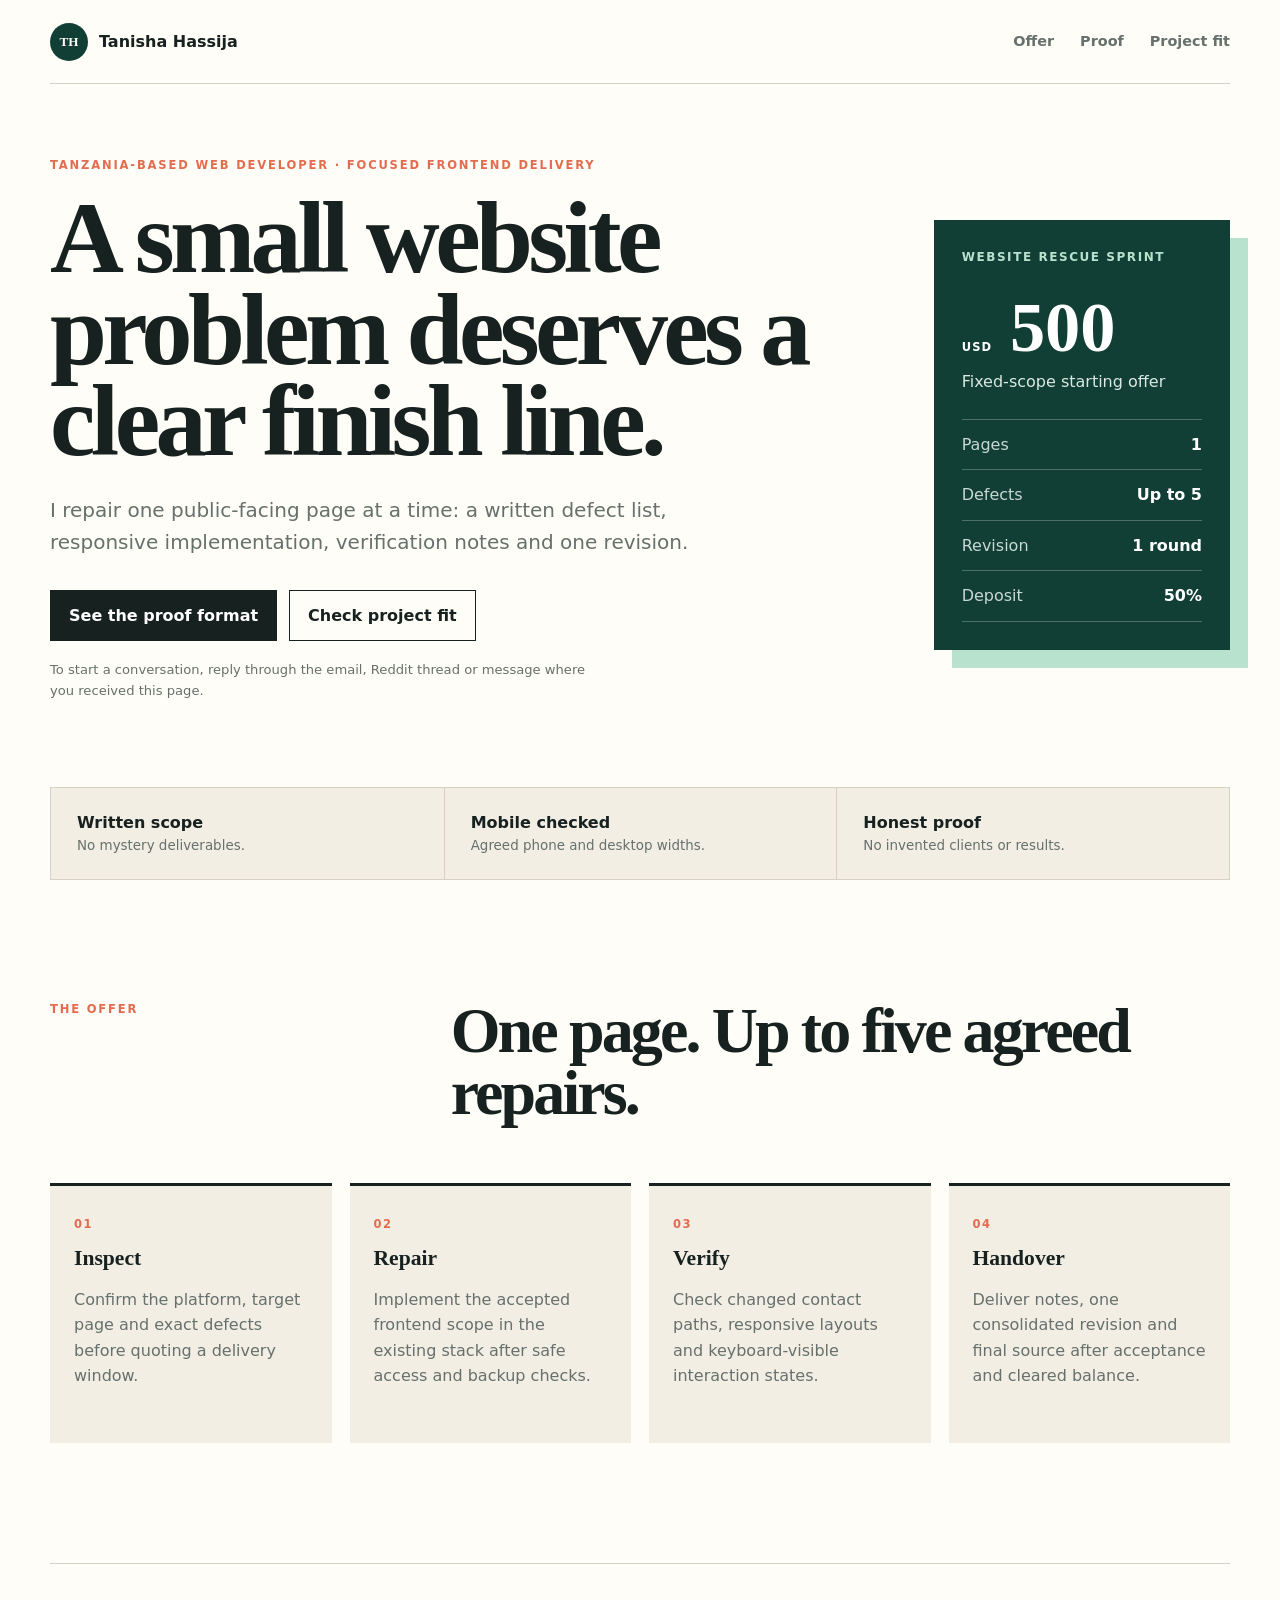
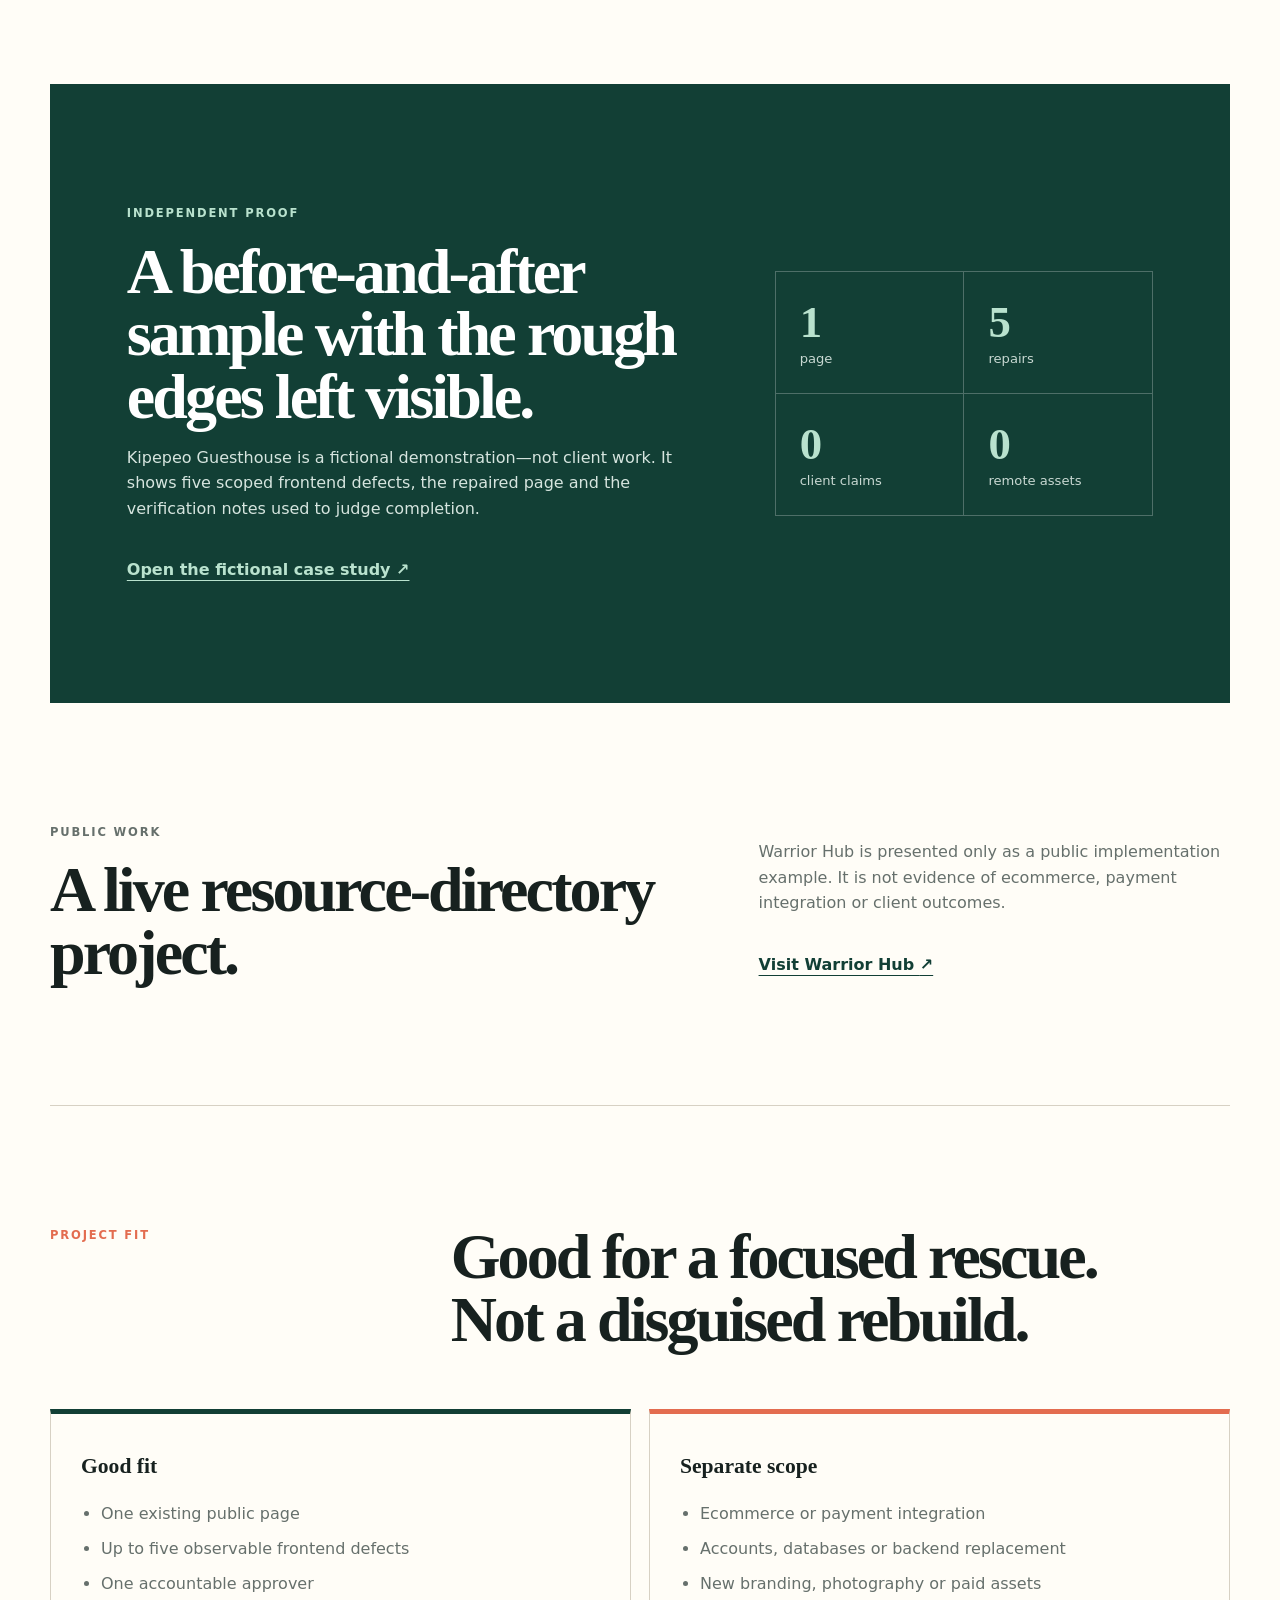
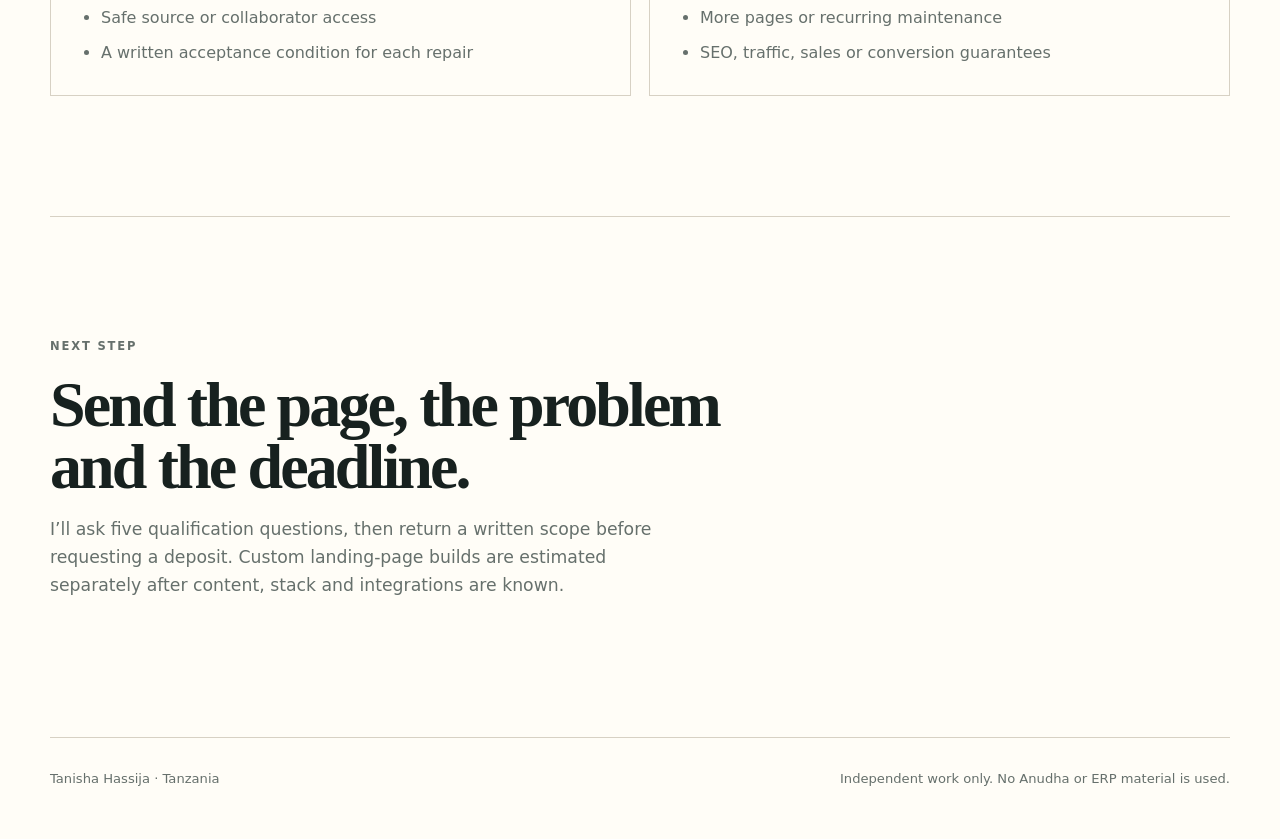
<file: index.html>
<!doctype html>
<html lang="en">
<head>
  <meta charset="utf-8">
  <meta name="viewport" content="width=device-width, initial-scale=1">
  <meta name="description" content="Tanisha Hassija repairs focused website problems through a fixed-scope, one-page Website Rescue Sprint.">
  <meta name="robots" content="index,follow">
  <meta property="og:type" content="website">
  <meta property="og:title" content="Tanisha Hassija — Website Rescue Sprint">
  <meta property="og:description" content="Focused one-page website repairs with a written defect list, responsive implementation, verification notes and one revision.">
  <meta property="og:url" content="https://hassijatanisha-rgb.github.io/website-rescue-sprint/">
  <link rel="canonical" href="https://hassijatanisha-rgb.github.io/website-rescue-sprint/">
  <title>Tanisha Hassija — Website Rescue Sprint</title>
  <link rel="stylesheet" href="styles.css">
</head>
<body>
  <a class="skip" href="#main">Skip to main content</a>

  <header class="site-header">
    <a class="wordmark" href="#top" aria-label="Tanisha Hassija, home">
      <span>TH</span>
      Tanisha Hassija
    </a>
    <nav aria-label="Primary navigation">
      <a href="#offer">Offer</a>
      <a href="#proof">Proof</a>
      <a href="#fit">Project fit</a>
    </nav>
  </header>

  <main id="main">
    <section class="hero" id="top">
      <div class="hero-copy">
        <p class="eyebrow">Tanzania-based web developer · focused frontend delivery</p>
        <h1>A small website problem deserves a clear finish line.</h1>
        <p class="lede">I repair one public-facing page at a time: a written defect list, responsive implementation, verification notes and one revision.</p>
        <div class="actions">
          <a class="button primary" href="#proof">See the proof format</a>
          <a class="button secondary" href="#fit">Check project fit</a>
        </div>
        <p class="contact-note">To start a conversation, reply through the email, Reddit thread or message where you received this page.</p>
      </div>
      <aside class="scope-card" aria-label="Website Rescue Sprint summary">
        <p class="card-kicker">Website Rescue Sprint</p>
        <p class="price"><span>USD</span> 500</p>
        <p class="price-note">Fixed-scope starting offer</p>
        <dl>
          <div><dt>Pages</dt><dd>1</dd></div>
          <div><dt>Defects</dt><dd>Up to 5</dd></div>
          <div><dt>Revision</dt><dd>1 round</dd></div>
          <div><dt>Deposit</dt><dd>50%</dd></div>
        </dl>
      </aside>
    </section>

    <section class="band" aria-label="Delivery principles">
      <p><strong>Written scope</strong><span>No mystery deliverables.</span></p>
      <p><strong>Mobile checked</strong><span>Agreed phone and desktop widths.</span></p>
      <p><strong>Honest proof</strong><span>No invented clients or results.</span></p>
    </section>

    <section class="section offer" id="offer">
      <div class="section-heading">
        <p class="eyebrow">The offer</p>
        <h2>One page. Up to five agreed repairs.</h2>
      </div>
      <div class="offer-grid">
        <article>
          <span class="number">01</span>
          <h3>Inspect</h3>
          <p>Confirm the platform, target page and exact defects before quoting a delivery window.</p>
        </article>
        <article>
          <span class="number">02</span>
          <h3>Repair</h3>
          <p>Implement the accepted frontend scope in the existing stack after safe access and backup checks.</p>
        </article>
        <article>
          <span class="number">03</span>
          <h3>Verify</h3>
          <p>Check changed contact paths, responsive layouts and keyboard-visible interaction states.</p>
        </article>
        <article>
          <span class="number">04</span>
          <h3>Handover</h3>
          <p>Deliver notes, one consolidated revision and final source after acceptance and cleared balance.</p>
        </article>
      </div>
    </section>

    <section class="section proof" id="proof">
      <div class="proof-copy">
        <p class="eyebrow light">Independent proof</p>
        <h2>A before-and-after sample with the rough edges left visible.</h2>
        <p>Kipepeo Guesthouse is a fictional demonstration—not client work. It shows five scoped frontend defects, the repaired page and the verification notes used to judge completion.</p>
        <a class="text-link" href="proof/index.html">Open the fictional case study <span aria-hidden="true">↗</span></a>
      </div>
      <div class="proof-metrics" aria-label="Proof metrics">
        <div><strong>1</strong><span>page</span></div>
        <div><strong>5</strong><span>repairs</span></div>
        <div><strong>0</strong><span>client claims</span></div>
        <div><strong>0</strong><span>remote assets</span></div>
      </div>
    </section>

    <section class="section work" aria-labelledby="public-work-heading">
      <div>
        <p class="eyebrow">Public work</p>
        <h2 id="public-work-heading">A live resource-directory project.</h2>
      </div>
      <div>
        <p>Warrior Hub is presented only as a public implementation example. It is not evidence of ecommerce, payment integration or client outcomes.</p>
        <a class="text-link dark" href="https://hassijatanisha-rgb.github.io/Warrior-hub/">Visit Warrior Hub <span aria-hidden="true">↗</span></a>
      </div>
    </section>

    <section class="section fit" id="fit">
      <div class="section-heading">
        <p class="eyebrow">Project fit</p>
        <h2>Good for a focused rescue. Not a disguised rebuild.</h2>
      </div>
      <div class="fit-grid">
        <article class="yes">
          <h3>Good fit</h3>
          <ul>
            <li>One existing public page</li>
            <li>Up to five observable frontend defects</li>
            <li>One accountable approver</li>
            <li>Safe source or collaborator access</li>
            <li>A written acceptance condition for each repair</li>
          </ul>
        </article>
        <article class="no">
          <h3>Separate scope</h3>
          <ul>
            <li>Ecommerce or payment integration</li>
            <li>Accounts, databases or backend replacement</li>
            <li>New branding, photography or paid assets</li>
            <li>More pages or recurring maintenance</li>
            <li>SEO, traffic, sales or conversion guarantees</li>
          </ul>
        </article>
      </div>
    </section>

    <section class="closing">
      <p class="eyebrow">Next step</p>
      <h2>Send the page, the problem and the deadline.</h2>
      <p>I’ll ask five qualification questions, then return a written scope before requesting a deposit. Custom landing-page builds are estimated separately after content, stack and integrations are known.</p>
    </section>
  </main>

  <footer>
    <p>Tanisha Hassija · Tanzania</p>
    <p>Independent work only. No Anudha or ERP material is used.</p>
  </footer>
</body>
</html>
</file>
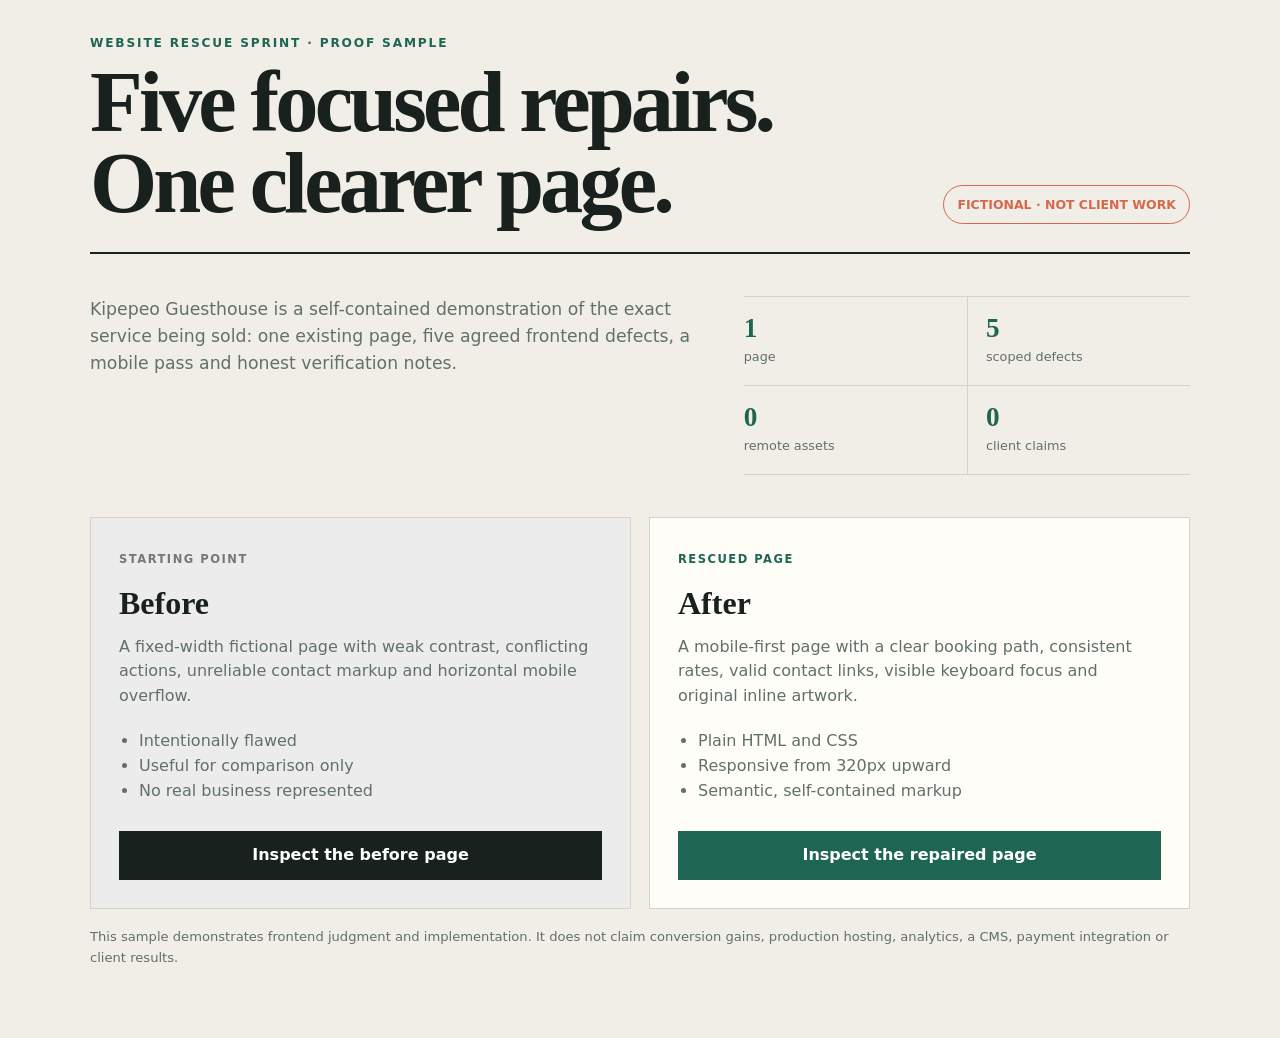
<file: proof/index.html>
<!doctype html>
<html lang="en">
<head>
  <meta charset="utf-8">
  <meta name="viewport" content="width=device-width, initial-scale=1">
  <title>Website Rescue Sprint — Fictional Proof</title>
  <style>
    :root { --ink:#19211f; --muted:#61706b; --paper:#f1eee7; --white:#fffdf8; --green:#1e6554; --coral:#d5694d; --line:#d7d2c7; }
    * { box-sizing:border-box; }
    body { margin:0; color:var(--ink); background:var(--paper); font:16px/1.55 ui-sans-serif,system-ui,-apple-system,"Segoe UI",sans-serif; }
    a:focus-visible { outline:3px solid #efb44a; outline-offset:4px; }
    main { width:min(1100px,calc(100% - 32px)); margin:34px auto 70px; }
    header { display:grid; grid-template-columns:1fr auto; gap:28px; align-items:end; padding-bottom:28px; border-bottom:2px solid var(--ink); }
    .eyebrow { color:var(--green); font-size:.76rem; font-weight:850; letter-spacing:.15em; text-transform:uppercase; }
    h1 { max-width:760px; margin:9px 0 0; font:700 clamp(2.6rem,7vw,5.4rem)/.94 Georgia,serif; letter-spacing:-.045em; }
    .tag { padding:9px 13px; color:var(--coral); border:1px solid var(--coral); border-radius:999px; font-size:.78rem; font-weight:800; white-space:nowrap; }
    .intro { display:grid; grid-template-columns:1.15fr .85fr; gap:50px; padding:42px 0; }
    .intro p { margin:0; color:var(--muted); font-size:1.08rem; }
    .score { display:grid; grid-template-columns:repeat(2,1fr); border-top:1px solid var(--line); }
    .score div { padding:16px 0; border-bottom:1px solid var(--line); }
    .score div:nth-child(even) { padding-left:18px; border-left:1px solid var(--line); }
    .score strong { display:block; color:var(--green); font:700 1.7rem Georgia,serif; }
    .score span { color:var(--muted); font-size:.8rem; }
    .versions { display:grid; grid-template-columns:repeat(2,1fr); gap:18px; }
    .version { min-height:330px; display:flex; flex-direction:column; justify-content:space-between; padding:28px; border:1px solid var(--line); background:var(--white); }
    .version.before { background:#ececec; }
    .label { font-size:.72rem; font-weight:850; letter-spacing:.13em; text-transform:uppercase; }
    .before .label { color:#777; }
    .after .label { color:var(--green); }
    h2 { margin:16px 0 10px; font:700 2rem/1 Georgia,serif; }
    .version p { color:var(--muted); }
    .version ul { margin:20px 0 28px; padding-left:20px; color:var(--muted); }
    .button { display:inline-flex; align-items:center; justify-content:center; min-height:48px; padding:12px 18px; color:white; background:var(--ink); font-weight:800; text-decoration:none; }
    .after .button { background:var(--green); }
    .note { margin-top:18px; color:var(--muted); font-size:.82rem; }
    @media(max-width:720px){ header,.intro,.versions{grid-template-columns:1fr}.tag{justify-self:start}.intro{gap:24px}.version{min-height:auto} }
  </style>
</head>
<body>
  <main>
    <header><div><div class="eyebrow">Website Rescue Sprint · proof sample</div><h1>Five focused repairs. One clearer page.</h1></div><div class="tag">FICTIONAL · NOT CLIENT WORK</div></header>
    <section class="intro"><p>Kipepeo Guesthouse is a self-contained demonstration of the exact service being sold: one existing page, five agreed frontend defects, a mobile pass and honest verification notes.</p><div class="score"><div><strong>1</strong><span>page</span></div><div><strong>5</strong><span>scoped defects</span></div><div><strong>0</strong><span>remote assets</span></div><div><strong>0</strong><span>client claims</span></div></div></section>
    <section class="versions" aria-label="Before and after versions">
      <article class="version before"><div><span class="label">Starting point</span><h2>Before</h2><p>A fixed-width fictional page with weak contrast, conflicting actions, unreliable contact markup and horizontal mobile overflow.</p><ul><li>Intentionally flawed</li><li>Useful for comparison only</li><li>No real business represented</li></ul></div><a class="button" href="before.html">Inspect the before page</a></article>
      <article class="version after"><div><span class="label">Rescued page</span><h2>After</h2><p>A mobile-first page with a clear booking path, consistent rates, valid contact links, visible keyboard focus and original inline artwork.</p><ul><li>Plain HTML and CSS</li><li>Responsive from 320px upward</li><li>Semantic, self-contained markup</li></ul></div><a class="button" href="after.html">Inspect the repaired page</a></article>
    </section>
    <p class="note">This sample demonstrates frontend judgment and implementation. It does not claim conversion gains, production hosting, analytics, a CMS, payment integration or client results.</p>
  </main>
</body>
</html>
</file>
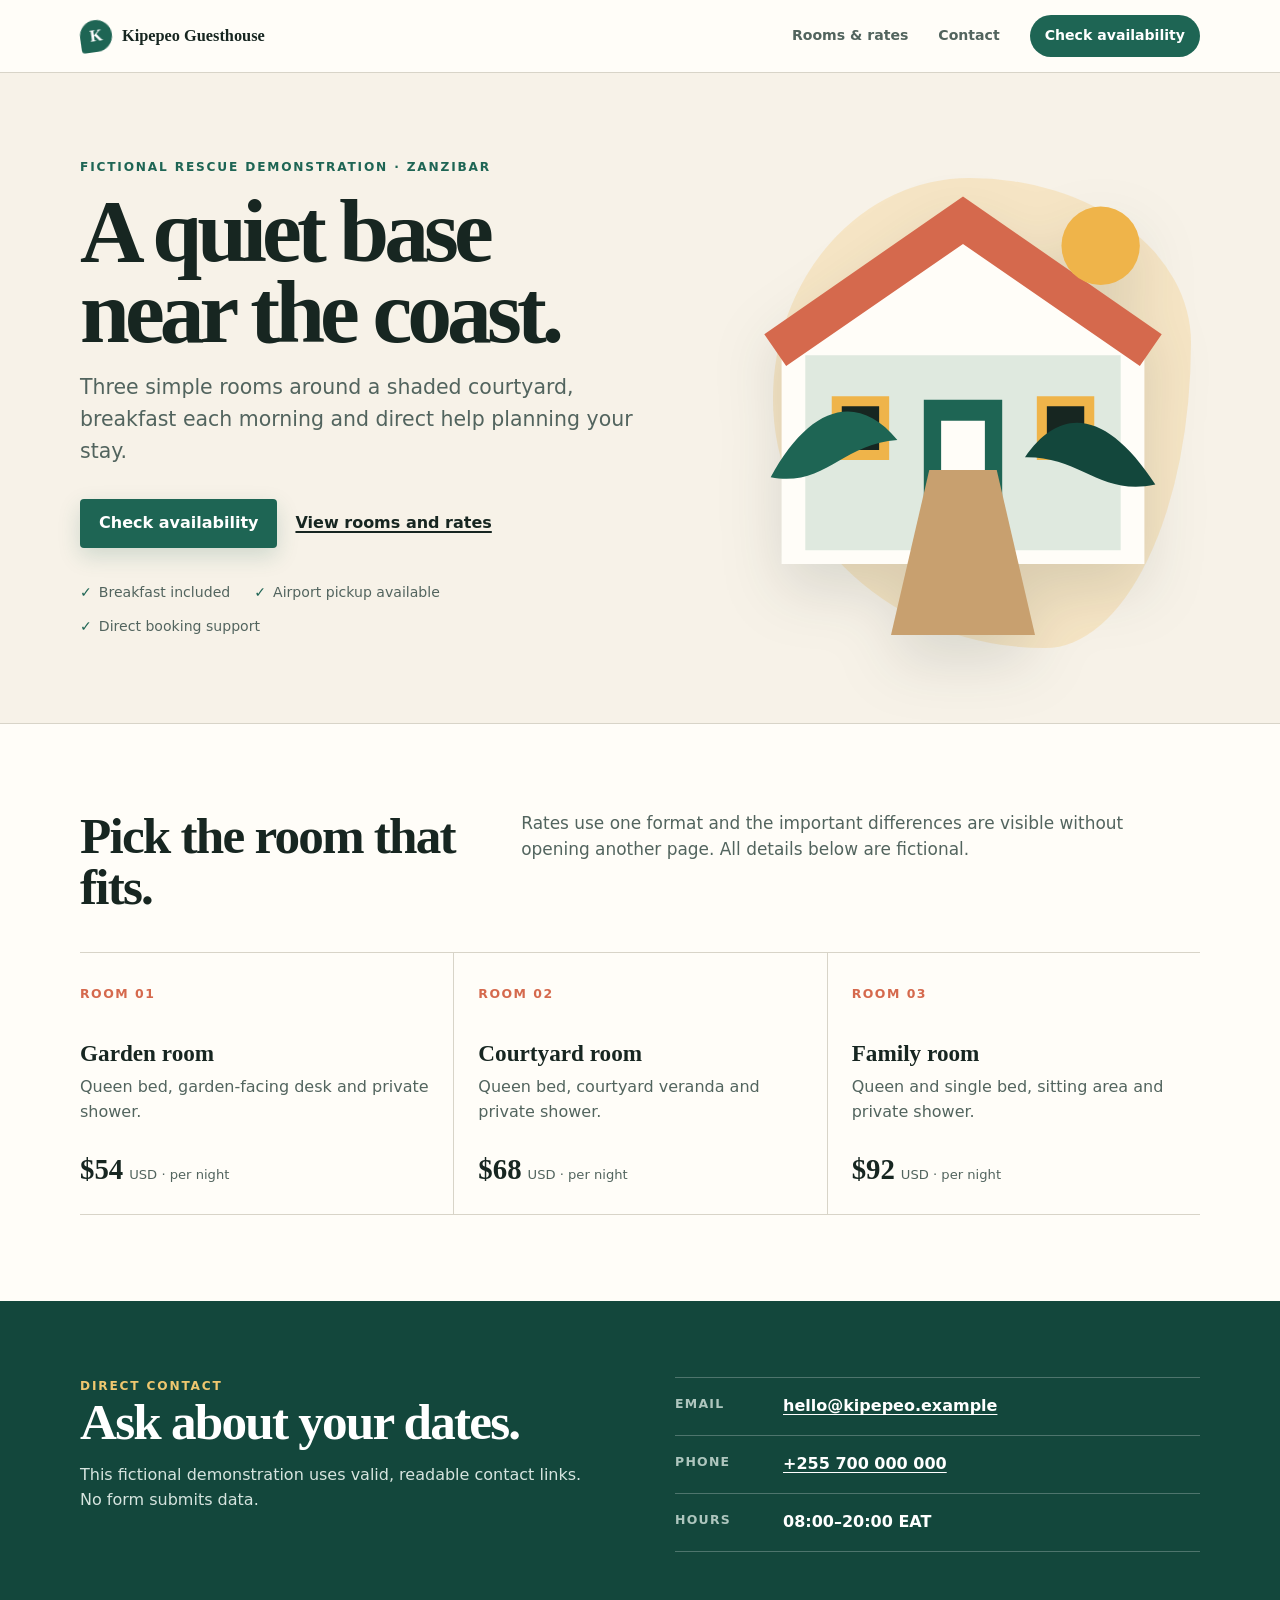
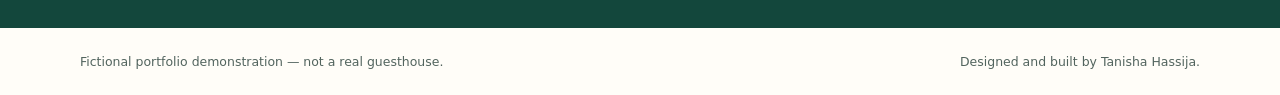
<file: proof/after.html>
<!doctype html>
<html lang="en">
<head>
  <meta charset="utf-8">
  <meta name="viewport" content="width=device-width, initial-scale=1">
  <meta name="description" content="A fictional mobile-first guesthouse page created as an independent website-rescue demonstration.">
  <title>Kipepeo Guesthouse — Fictional Rescue Demo</title>
  <style>
    :root {
      --ink: #172621;
      --muted: #52645e;
      --paper: #f7f2e8;
      --cream: #fffdf8;
      --leaf: #1e6554;
      --leaf-dark: #13473c;
      --coral: #d5694d;
      --sun: #efb44a;
      --line: #d8d4c8;
      --max: 1120px;
    }
    * { box-sizing: border-box; }
    html { scroll-behavior: smooth; }
    body { margin: 0; color: var(--ink); background: var(--cream); font: 16px/1.55 ui-sans-serif, system-ui, -apple-system, BlinkMacSystemFont, "Segoe UI", sans-serif; }
    a { color: inherit; text-underline-offset: .2em; }
    a:focus-visible { outline: 3px solid var(--sun); outline-offset: 4px; border-radius: 3px; }
    .skip { position: absolute; left: 16px; top: -60px; z-index: 10; padding: 10px 14px; color: white; background: var(--ink); }
    .skip:focus { top: 12px; }
    header { position: sticky; top: 0; z-index: 5; background: color-mix(in srgb, var(--cream) 92%, transparent); border-bottom: 1px solid var(--line); backdrop-filter: blur(12px); }
    .bar { width: min(var(--max), calc(100% - 36px)); min-height: 72px; margin: auto; display: flex; align-items: center; justify-content: space-between; gap: 24px; }
    .brand { display: flex; align-items: center; gap: 10px; text-decoration: none; font: 700 1.02rem Georgia, serif; }
    .mark { width: 32px; aspect-ratio: 1; display: grid; place-items: center; color: white; background: var(--leaf); border-radius: 50% 50% 50% 12%; transform: rotate(-8deg); }
    nav { display: flex; align-items: center; gap: clamp(14px, 3vw, 30px); }
    nav a { color: var(--muted); font-size: .88rem; font-weight: 650; text-decoration: none; }
    nav a:hover { color: var(--ink); }
    .header-cta { padding: 10px 15px; color: white; background: var(--leaf); border-radius: 999px; }
    .hero { background: var(--paper); border-bottom: 1px solid var(--line); }
    .hero-grid { width: min(var(--max), calc(100% - 36px)); min-height: 650px; margin: auto; display: grid; grid-template-columns: 1.08fr .92fr; gap: clamp(30px, 7vw, 90px); align-items: center; padding: 74px 0; }
    .eyebrow { color: var(--leaf); font-size: .76rem; font-weight: 800; letter-spacing: .15em; text-transform: uppercase; }
    h1 { max-width: 700px; margin: 14px 0 20px; font: 700 clamp(3rem, 7vw, 6.4rem)/.9 Georgia, serif; letter-spacing: -.055em; }
    .lede { max-width: 570px; margin: 0; color: var(--muted); font-size: clamp(1.05rem, 2vw, 1.28rem); }
    .actions { display: flex; flex-wrap: wrap; align-items: center; gap: 18px; margin-top: 32px; }
    .button { display: inline-flex; align-items: center; justify-content: center; min-height: 48px; padding: 12px 19px; color: white; background: var(--leaf); border-radius: 4px; font-weight: 750; text-decoration: none; box-shadow: 0 8px 22px rgba(30,101,84,.18); }
    .button:hover { background: var(--leaf-dark); }
    .text-link { font-weight: 750; text-decoration-thickness: 2px; }
    .facts { display: flex; flex-wrap: wrap; gap: 12px 24px; margin: 34px 0 0; padding: 0; list-style: none; color: var(--muted); font-size: .88rem; }
    .facts li::before { content: "✓"; margin-right: 7px; color: var(--leaf); font-weight: 900; }
    .illustration { position: relative; min-height: 500px; display: grid; place-items: center; }
    .illustration::before { content: ""; position: absolute; inset: 6% 2% 0 10%; background: var(--sun); border-radius: 47% 53% 35% 65% / 47% 35% 65% 53%; opacity: .22; }
    .illustration svg { position: relative; width: min(100%, 500px); height: auto; filter: drop-shadow(0 26px 30px rgba(23,38,33,.13)); }
    section.content { width: min(var(--max), calc(100% - 36px)); margin: auto; padding: 86px 0; }
    .section-head { display: grid; grid-template-columns: .75fr 1.25fr; gap: 34px; align-items: start; margin-bottom: 40px; }
    h2 { margin: 0; font: 700 clamp(2rem, 4vw, 3.4rem)/1 Georgia, serif; letter-spacing: -.035em; }
    .section-head p { max-width: 640px; margin: 0; color: var(--muted); font-size: 1.06rem; }
    .rooms { display: grid; grid-template-columns: repeat(3, 1fr); border-top: 1px solid var(--line); }
    .room { min-width: 0; padding: 28px 24px 28px 0; border-bottom: 1px solid var(--line); }
    .room + .room { padding-left: 24px; border-left: 1px solid var(--line); }
    .room-no { color: var(--coral); font-size: .78rem; font-weight: 850; letter-spacing: .12em; }
    .room h3 { margin: 34px 0 8px; font: 700 1.45rem Georgia, serif; }
    .room p { min-height: 54px; margin: 0 0 24px; color: var(--muted); }
    .rate { display: flex; align-items: baseline; gap: 6px; }
    .rate strong { font: 700 1.8rem Georgia, serif; }
    .rate span { color: var(--muted); font-size: .82rem; }
    .contact { color: white; background: var(--leaf-dark); }
    .contact-grid { width: min(var(--max), calc(100% - 36px)); margin: auto; display: grid; grid-template-columns: 1fr 1fr; gap: 70px; padding: 76px 0; }
    .contact h2 { color: white; }
    .contact p { color: #d6e4df; }
    .contact-list { margin: 0; padding: 0; list-style: none; border-top: 1px solid rgba(255,255,255,.25); }
    .contact-list li { display: grid; grid-template-columns: 90px 1fr; gap: 18px; padding: 16px 0; border-bottom: 1px solid rgba(255,255,255,.25); }
    .contact-list span { color: #aec6be; font-size: .78rem; font-weight: 750; letter-spacing: .1em; text-transform: uppercase; }
    .contact-list a { color: white; font-weight: 700; }
    footer { width: min(var(--max), calc(100% - 36px)); margin: auto; display: flex; justify-content: space-between; gap: 18px; padding: 24px 0; color: var(--muted); font-size: .78rem; }
    @media (max-width: 800px) {
      .bar { min-height: 64px; }
      nav a:not(.header-cta) { display: none; }
      .hero-grid { min-height: auto; grid-template-columns: 1fr; padding: 58px 0 22px; }
      .illustration { min-height: 360px; }
      .illustration svg { width: min(92%, 440px); }
      .section-head, .contact-grid { grid-template-columns: 1fr; gap: 24px; }
      .rooms { grid-template-columns: 1fr; }
      .room, .room + .room { padding: 24px 0; border-left: 0; }
      .room p { min-height: auto; }
    }
    @media (max-width: 430px) {
      h1 { font-size: clamp(2.8rem, 15vw, 4.4rem); }
      .actions { align-items: stretch; flex-direction: column; }
      .button { width: 100%; }
      .facts { display: grid; gap: 8px; }
      .illustration { min-height: 290px; }
      footer { flex-direction: column; }
    }
    @media (prefers-reduced-motion: reduce) { html { scroll-behavior: auto; } }
  </style>
</head>
<body>
  <a class="skip" href="#main">Skip to content</a>
  <header>
    <div class="bar">
      <a class="brand" href="#main"><span class="mark" aria-hidden="true">K</span><span>Kipepeo Guesthouse</span></a>
      <nav aria-label="Primary"><a href="#stay">Rooms & rates</a><a href="#contact">Contact</a><a class="header-cta" href="mailto:hello@kipepeo.example?subject=Availability%20request">Check availability</a></nav>
    </div>
  </header>
  <main id="main">
    <section class="hero">
      <div class="hero-grid">
        <div>
          <div class="eyebrow">Fictional rescue demonstration · Zanzibar</div>
          <h1>A quiet base near the coast.</h1>
          <p class="lede">Three simple rooms around a shaded courtyard, breakfast each morning and direct help planning your stay.</p>
          <div class="actions"><a class="button" href="mailto:hello@kipepeo.example?subject=Availability%20request">Check availability</a><a class="text-link" href="#stay">View rooms and rates</a></div>
          <ul class="facts"><li>Breakfast included</li><li>Airport pickup available</li><li>Direct booking support</li></ul>
        </div>
        <div class="illustration" aria-label="Illustration of a coastal guesthouse courtyard">
          <svg viewBox="0 0 520 520" role="img" aria-labelledby="courtyard-title courtyard-desc">
            <title id="courtyard-title">Kipepeo courtyard</title>
            <desc id="courtyard-desc">A stylized guesthouse, palm leaves, sun and garden path.</desc>
            <path fill="#fffdf8" d="M61 188 260 55l199 133v254H61z"/>
            <path fill="#d5694d" d="m42 190 218-151 218 151-24 35L260 91 66 225z"/>
            <path fill="#dfe9df" d="M87 213h346v214H87z"/>
            <path fill="#1e6554" d="M217 262h86v165h-86z"/>
            <path fill="#fffdf8" d="M236 285h48v54h-48z"/>
            <g fill="#efb44a"><path d="M116 258h63v70h-63z"/><path d="M341 258h63v70h-63z"/></g>
            <g fill="#172621"><path d="M127 269h41v48h-41z"/><path d="M352 269h41v48h-41z"/></g>
            <path fill="#c8a06f" d="M181 520h158l-42-181h-74z"/>
            <path fill="#1e6554" d="M49 347c42-77 94-95 139-41-62 5-80 52-139 41Z"/>
            <path fill="#13473c" d="M471 355c-52-80-103-88-143-30 61-1 83 43 143 30Z"/>
            <circle cx="411" cy="93" r="43" fill="#efb44a"/>
          </svg>
        </div>
      </div>
    </section>

    <section class="content" id="stay">
      <div class="section-head"><h2>Pick the room that fits.</h2><p>Rates use one format and the important differences are visible without opening another page. All details below are fictional.</p></div>
      <div class="rooms">
        <article class="room"><span class="room-no">ROOM 01</span><h3>Garden room</h3><p>Queen bed, garden-facing desk and private shower.</p><div class="rate"><strong>$54</strong><span>USD · per night</span></div></article>
        <article class="room"><span class="room-no">ROOM 02</span><h3>Courtyard room</h3><p>Queen bed, courtyard veranda and private shower.</p><div class="rate"><strong>$68</strong><span>USD · per night</span></div></article>
        <article class="room"><span class="room-no">ROOM 03</span><h3>Family room</h3><p>Queen and single bed, sitting area and private shower.</p><div class="rate"><strong>$92</strong><span>USD · per night</span></div></article>
      </div>
    </section>

    <section class="contact" id="contact">
      <div class="contact-grid">
        <div><div class="eyebrow" style="color:#efc76f">Direct contact</div><h2>Ask about your dates.</h2><p>This fictional demonstration uses valid, readable contact links. No form submits data.</p></div>
        <ul class="contact-list">
          <li><span>Email</span><a href="mailto:hello@kipepeo.example">hello@kipepeo.example</a></li>
          <li><span>Phone</span><a href="tel:+255700000000">+255 700 000 000</a></li>
          <li><span>Hours</span><strong>08:00–20:00 EAT</strong></li>
        </ul>
      </div>
    </section>
  </main>
  <footer><span>Fictional portfolio demonstration — not a real guesthouse.</span><span>Designed and built by Tanisha Hassija.</span></footer>
</body>
</html>
</file>
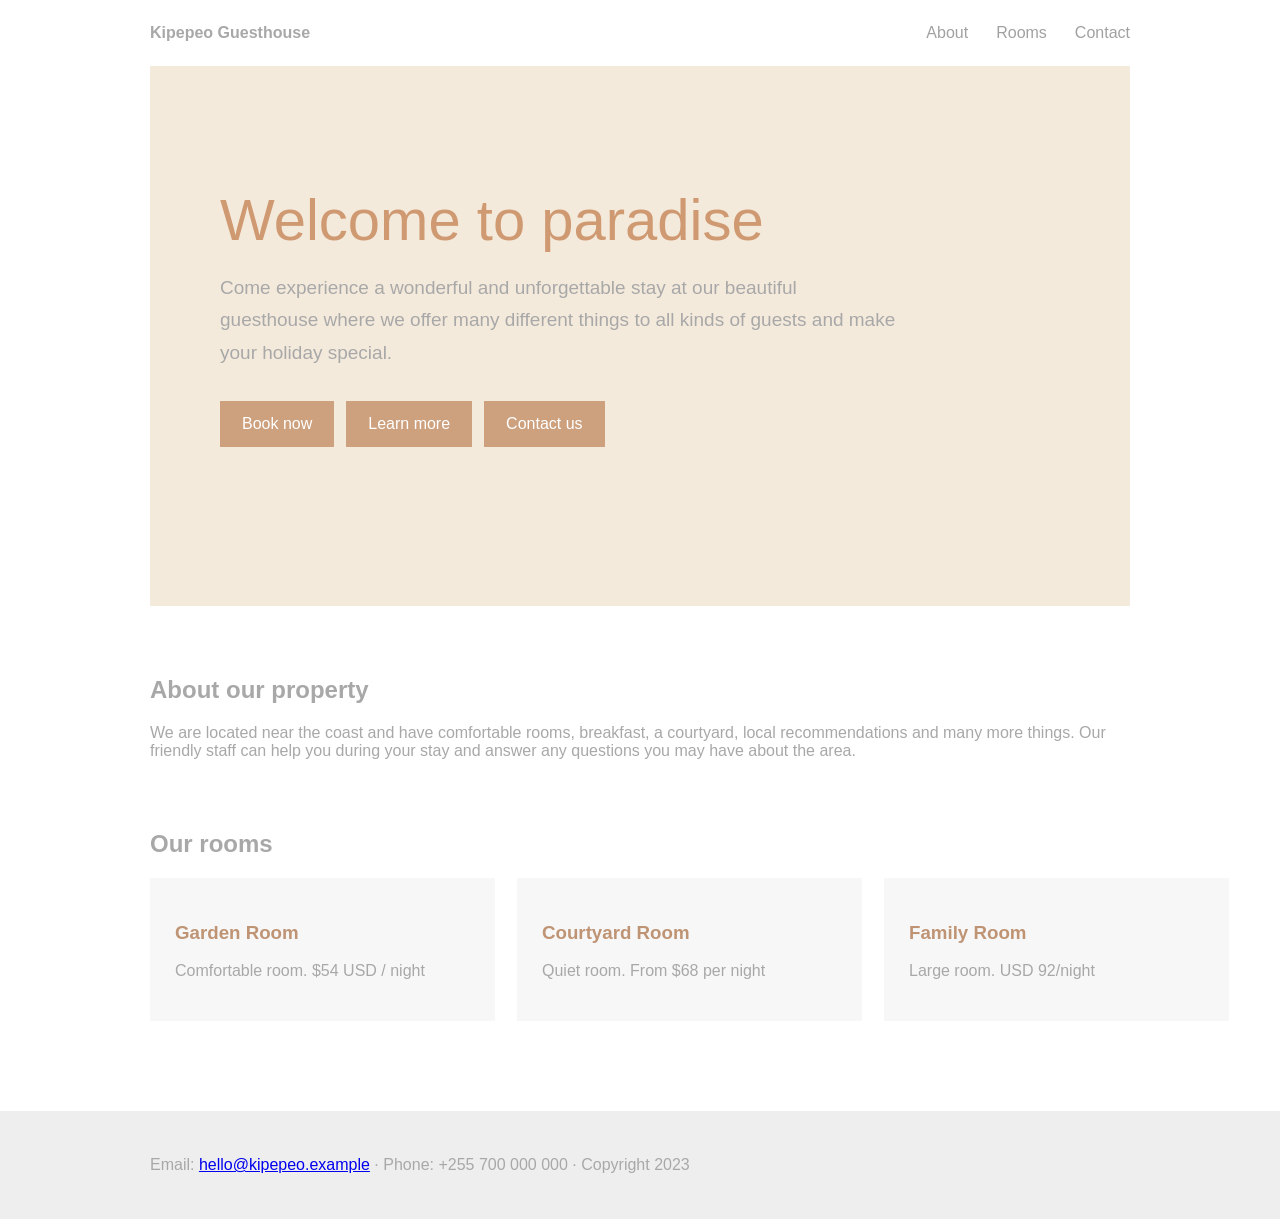
<file: proof/before.html>
<!doctype html>
<html lang="en">
<head>
  <meta charset="utf-8">
  <meta name="viewport" content="width=device-width, initial-scale=1">
  <title>Kipepeo Guesthouse — Before</title>
  <style>
    * { box-sizing: border-box; }
    body { margin: 0; color: #a8a8a8; background: #fff; font: 16px Arial, sans-serif; }
    header { width: 980px; margin: 0 auto; padding: 24px 0; display: flex; justify-content: space-between; align-items: center; }
    nav a { margin-left: 28px; color: #a1a1a1; text-decoration: none; }
    .hero { width: 980px; min-height: 540px; margin: 0 auto; padding: 120px 70px; background: #f4eadc; }
    h1 { margin: 0 0 18px; color: #cf9971; font-size: 58px; font-weight: 400; }
    .hero p { width: 680px; font-size: 19px; line-height: 1.7; }
    .buttons { margin-top: 32px; }
    .buttons a { display: inline-block; margin-right: 12px; padding: 14px 22px; color: white; background: #cda07e; text-decoration: none; }
    section { width: 980px; margin: 70px auto; }
    .rooms { display: flex; width: 1100px; gap: 22px; }
    .room { width: 345px; padding: 25px; background: #f7f7f7; }
    .room h3 { color: #bf9474; }
    footer { margin-top: 90px; padding: 45px calc((100% - 980px) / 2); background: #eee; white-space: nowrap; }
    @media (max-width: 600px) {
      header, .hero, section { margin-left: 24px; }
      .hero { padding-left: 35px; }
    }
  </style>
</head>
<body>
  <header>
    <strong>Kipepeo Guesthouse</strong>
    <nav aria-label="Primary"><a href="#about">About</a><a href="#rooms">Rooms</a><a href="#contact">Contact</a></nav>
  </header>
  <main>
    <section class="hero">
      <h1>Welcome to paradise</h1>
      <p>Come experience a wonderful and unforgettable stay at our beautiful guesthouse where we offer many different things to all kinds of guests and make your holiday special.</p>
      <div class="buttons"><a href="#contact">Book now</a><a href="#rooms">Learn more</a><a href="#contact">Contact us</a></div>
    </section>
    <section id="about">
      <h2>About our property</h2>
      <p>We are located near the coast and have comfortable rooms, breakfast, a courtyard, local recommendations and many more things. Our friendly staff can help you during your stay and answer any questions you may have about the area.</p>
    </section>
    <section id="rooms">
      <h2>Our rooms</h2>
      <div class="rooms">
        <article class="room"><h3>Garden Room</h3><p>Comfortable room. $54 USD / night</p></article>
        <article class="room"><h3>Courtyard Room</h3><p>Quiet room. From $68 per night</p></article>
        <article class="room"><h3>Family Room</h3><p>Large room. USD 92/night</p></article>
      </div>
    </section>
  </main>
  <footer id="contact">Email: <a href="mailto:%20hello@kipepeo.example">hello@kipepeo.example</a> · Phone: +255 700 000 000 · Copyright 2023</footer>
</body>
</html>
</file>
<file: styles.css>
:root {
  --ink: #17211f;
  --forest: #123f35;
  --mint: #b9e2ce;
  --sand: #f2eee4;
  --paper: #fffdf7;
  --coral: #e36c4f;
  --line: #d7d1c4;
  --muted: #66706c;
}

* { box-sizing: border-box; }
html { scroll-behavior: smooth; }
body {
  margin: 0;
  color: var(--ink);
  background: var(--paper);
  font: 16px/1.6 ui-sans-serif, system-ui, -apple-system, BlinkMacSystemFont, "Segoe UI", sans-serif;
}
a { color: inherit; }
a:focus-visible { outline: 3px solid #f4b942; outline-offset: 4px; }
.skip { position: fixed; left: 16px; top: -80px; z-index: 10; padding: 10px 14px; color: white; background: var(--ink); }
.skip:focus { top: 16px; }

.site-header {
  width: min(1180px, calc(100% - 40px));
  margin: 0 auto;
  min-height: 84px;
  display: flex;
  align-items: center;
  justify-content: space-between;
  gap: 30px;
  border-bottom: 1px solid var(--line);
}
.wordmark { display: inline-flex; align-items: center; gap: 11px; font-weight: 800; text-decoration: none; }
.wordmark span { display: grid; place-items: center; width: 38px; height: 38px; color: var(--paper); background: var(--forest); border-radius: 50%; font: 700 .82rem Georgia, serif; }
nav { display: flex; gap: 26px; }
nav a { color: var(--muted); font-size: .9rem; font-weight: 700; text-decoration: none; }
nav a:hover { color: var(--ink); }

main, footer { width: min(1180px, calc(100% - 40px)); margin-inline: auto; }
.hero { display: grid; grid-template-columns: minmax(0, 1.45fr) minmax(290px, .55fr); gap: clamp(40px, 8vw, 110px); align-items: center; min-height: 680px; padding: 72px 0; }
.eyebrow { margin: 0 0 18px; color: var(--coral); font-size: .72rem; font-weight: 850; letter-spacing: .16em; text-transform: uppercase; }
h1, h2 { margin: 0; font-family: Georgia, "Times New Roman", serif; letter-spacing: -.045em; }
h1 { max-width: 820px; font-size: clamp(3.4rem, 8vw, 7.5rem); line-height: .89; }
h2 { max-width: 740px; font-size: clamp(2.3rem, 5vw, 4.7rem); line-height: .98; }
h3 { margin: 10px 0 8px; font: 700 1.35rem Georgia, serif; }
.lede { max-width: 690px; margin: 28px 0 0; color: var(--muted); font-size: clamp(1.04rem, 1.8vw, 1.25rem); }
.actions { display: flex; flex-wrap: wrap; gap: 12px; margin-top: 32px; }
.button { display: inline-flex; align-items: center; justify-content: center; min-height: 50px; padding: 12px 18px; font-weight: 850; text-decoration: none; border: 1px solid var(--ink); }
.button.primary { color: white; background: var(--ink); }
.button.secondary { background: transparent; }
.contact-note { max-width: 560px; margin-top: 18px; color: var(--muted); font-size: .82rem; }

.scope-card { padding: 28px; color: white; background: var(--forest); box-shadow: 18px 18px 0 var(--mint); }
.card-kicker { margin: 0; color: var(--mint); font-size: .75rem; font-weight: 850; letter-spacing: .13em; text-transform: uppercase; }
.price { margin: 24px 0 0; font: 700 4.4rem/1 Georgia, serif; }
.price span { font: 800 .72rem/1 ui-sans-serif, system-ui, sans-serif; letter-spacing: .1em; }
.price-note { margin: 7px 0 24px; color: #d9e9e2; }
dl { margin: 0; border-top: 1px solid rgba(255,255,255,.25); }
dl div { display: flex; justify-content: space-between; gap: 18px; padding: 12px 0; border-bottom: 1px solid rgba(255,255,255,.25); }
dt { color: #c8d8d2; }
dd { margin: 0; font-weight: 850; }

.band { display: grid; grid-template-columns: repeat(3, 1fr); background: var(--sand); border: 1px solid var(--line); }
.band p { margin: 0; padding: 22px 26px; }
.band p + p { border-left: 1px solid var(--line); }
.band strong, .band span { display: block; }
.band span { color: var(--muted); font-size: .84rem; }

.section { padding: 120px 0; border-bottom: 1px solid var(--line); }
.section-heading { display: grid; grid-template-columns: .45fr 1fr; gap: 50px; align-items: start; margin-bottom: 58px; }
.offer-grid { display: grid; grid-template-columns: repeat(4, 1fr); gap: 18px; }
.offer-grid article { min-height: 260px; padding: 24px; background: var(--sand); border-top: 3px solid var(--ink); }
.offer-grid p, .work p, .closing p { color: var(--muted); }
.number { color: var(--coral); font-size: .72rem; font-weight: 900; letter-spacing: .12em; }

.proof { display: grid; grid-template-columns: 1.2fr .8fr; gap: 80px; color: white; background: var(--forest); margin-top: 120px; padding-inline: clamp(30px, 6vw, 80px); border: 0; }
.proof p { max-width: 650px; color: #d6e5df; }
.eyebrow.light { color: var(--mint); }
.text-link { display: inline-block; margin-top: 20px; color: var(--mint); font-weight: 850; text-underline-offset: 5px; }
.proof-metrics { display: grid; grid-template-columns: repeat(2, 1fr); align-self: center; border-top: 1px solid rgba(255,255,255,.25); border-left: 1px solid rgba(255,255,255,.25); }
.proof-metrics div { padding: 24px; border-right: 1px solid rgba(255,255,255,.25); border-bottom: 1px solid rgba(255,255,255,.25); }
.proof-metrics strong, .proof-metrics span { display: block; }
.proof-metrics strong { color: var(--mint); font: 700 2.8rem Georgia, serif; }
.proof-metrics span { color: #c8d8d2; font-size: .82rem; }

.work { display: grid; grid-template-columns: 1fr .75fr; gap: 80px; }
.text-link.dark { color: var(--forest); }
.fit-grid { display: grid; grid-template-columns: repeat(2, 1fr); gap: 18px; }
.fit-grid article { padding: 30px; border: 1px solid var(--line); }
.fit-grid .yes { border-top: 5px solid var(--forest); }
.fit-grid .no { border-top: 5px solid var(--coral); }
.fit-grid ul { margin: 22px 0 0; padding-left: 20px; color: var(--muted); }
.fit-grid li + li { margin-top: 9px; }

.closing { max-width: 820px; padding: 120px 0; }
.closing p:last-child { max-width: 650px; font-size: 1.08rem; }
footer { display: flex; justify-content: space-between; gap: 30px; padding: 30px 0 50px; color: var(--muted); border-top: 1px solid var(--line); font-size: .82rem; }
footer p { margin: 0; }

@media (max-width: 860px) {
  .hero, .proof, .work { grid-template-columns: 1fr; }
  .hero { min-height: auto; }
  .scope-card { max-width: 440px; }
  .offer-grid { grid-template-columns: repeat(2, 1fr); }
  .section-heading { grid-template-columns: 1fr; gap: 12px; }
  .proof { gap: 50px; }
}

@media (max-width: 600px) {
  .site-header { align-items: flex-start; padding: 18px 0; }
  nav { flex-direction: column; gap: 4px; }
  .hero { padding: 54px 0; }
  h1 { font-size: clamp(3rem, 15vw, 4.6rem); }
  .band, .offer-grid, .fit-grid { grid-template-columns: 1fr; }
  .band p + p { border-left: 0; border-top: 1px solid var(--line); }
  .section { padding: 80px 0; }
  .proof { margin-top: 80px; padding-inline: 24px; }
  footer { flex-direction: column; }
}

@media (prefers-reduced-motion: reduce) {
  html { scroll-behavior: auto; }
}
</file>
